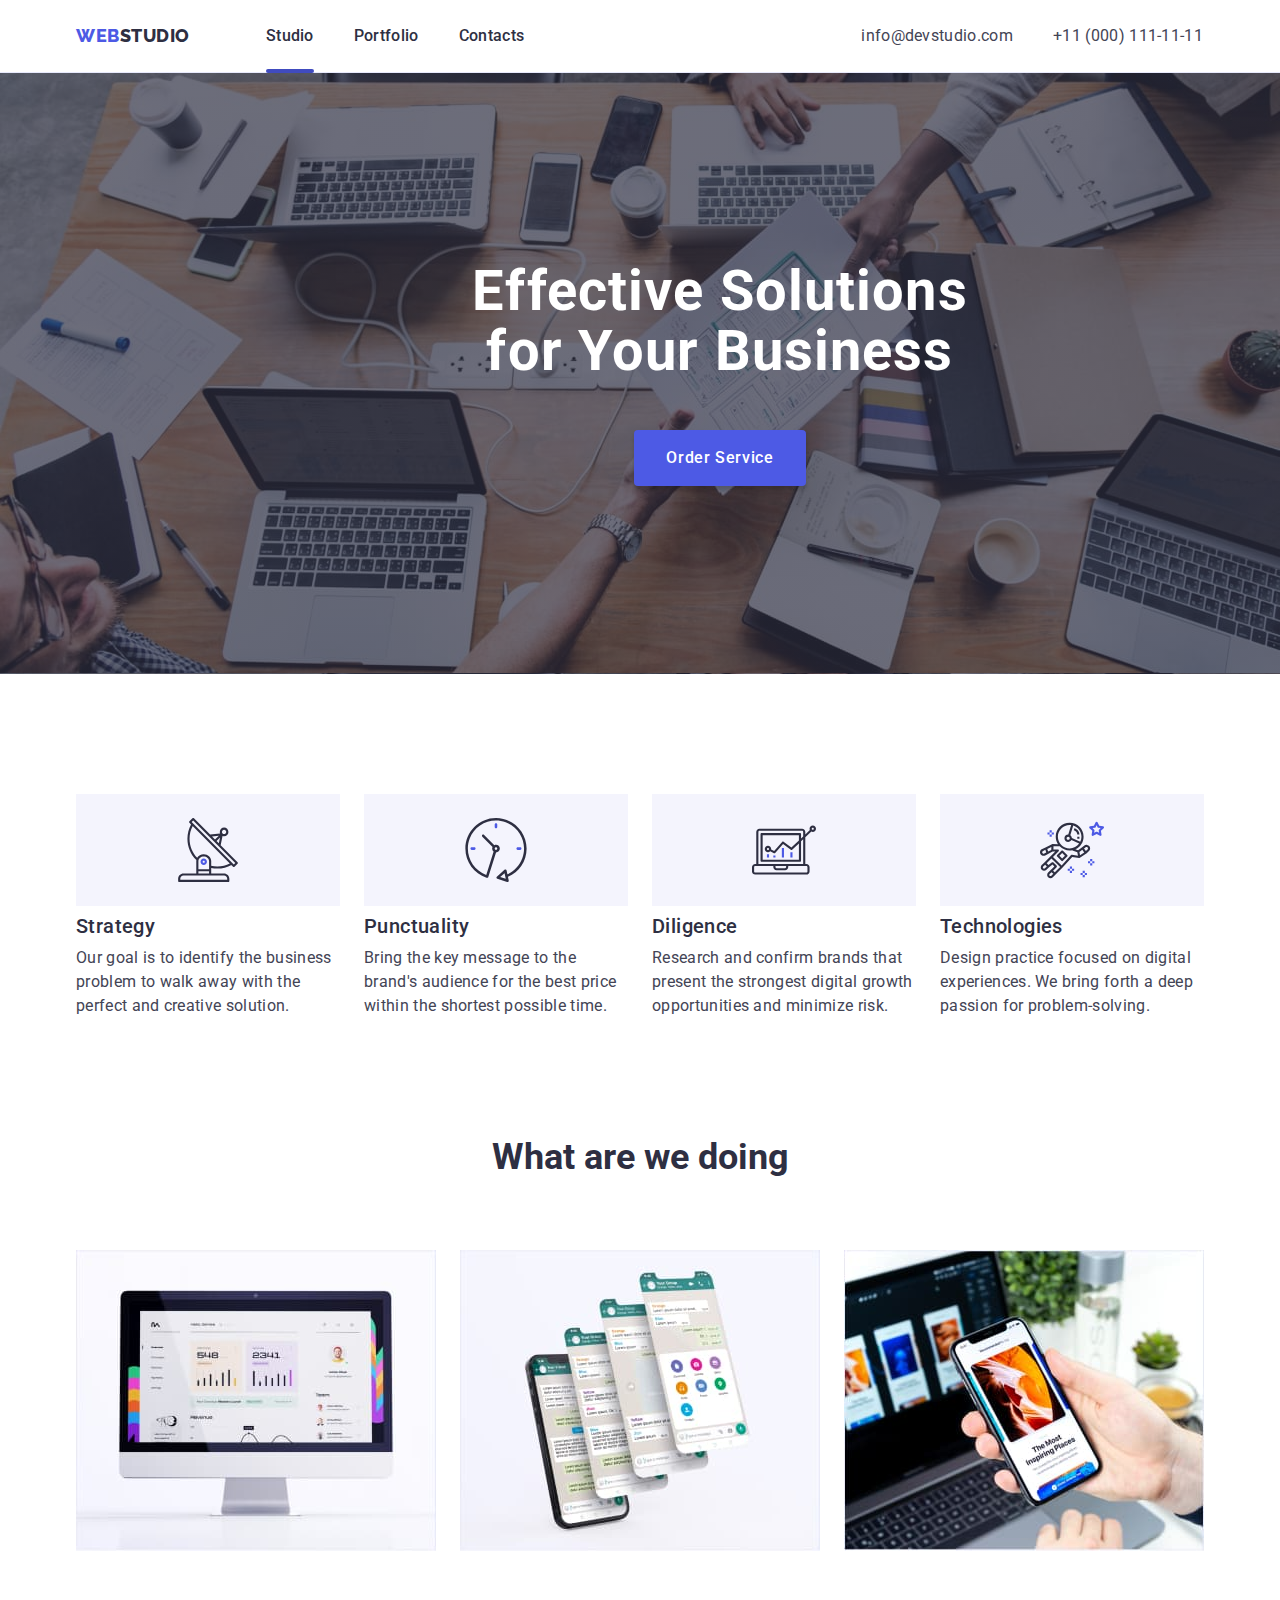
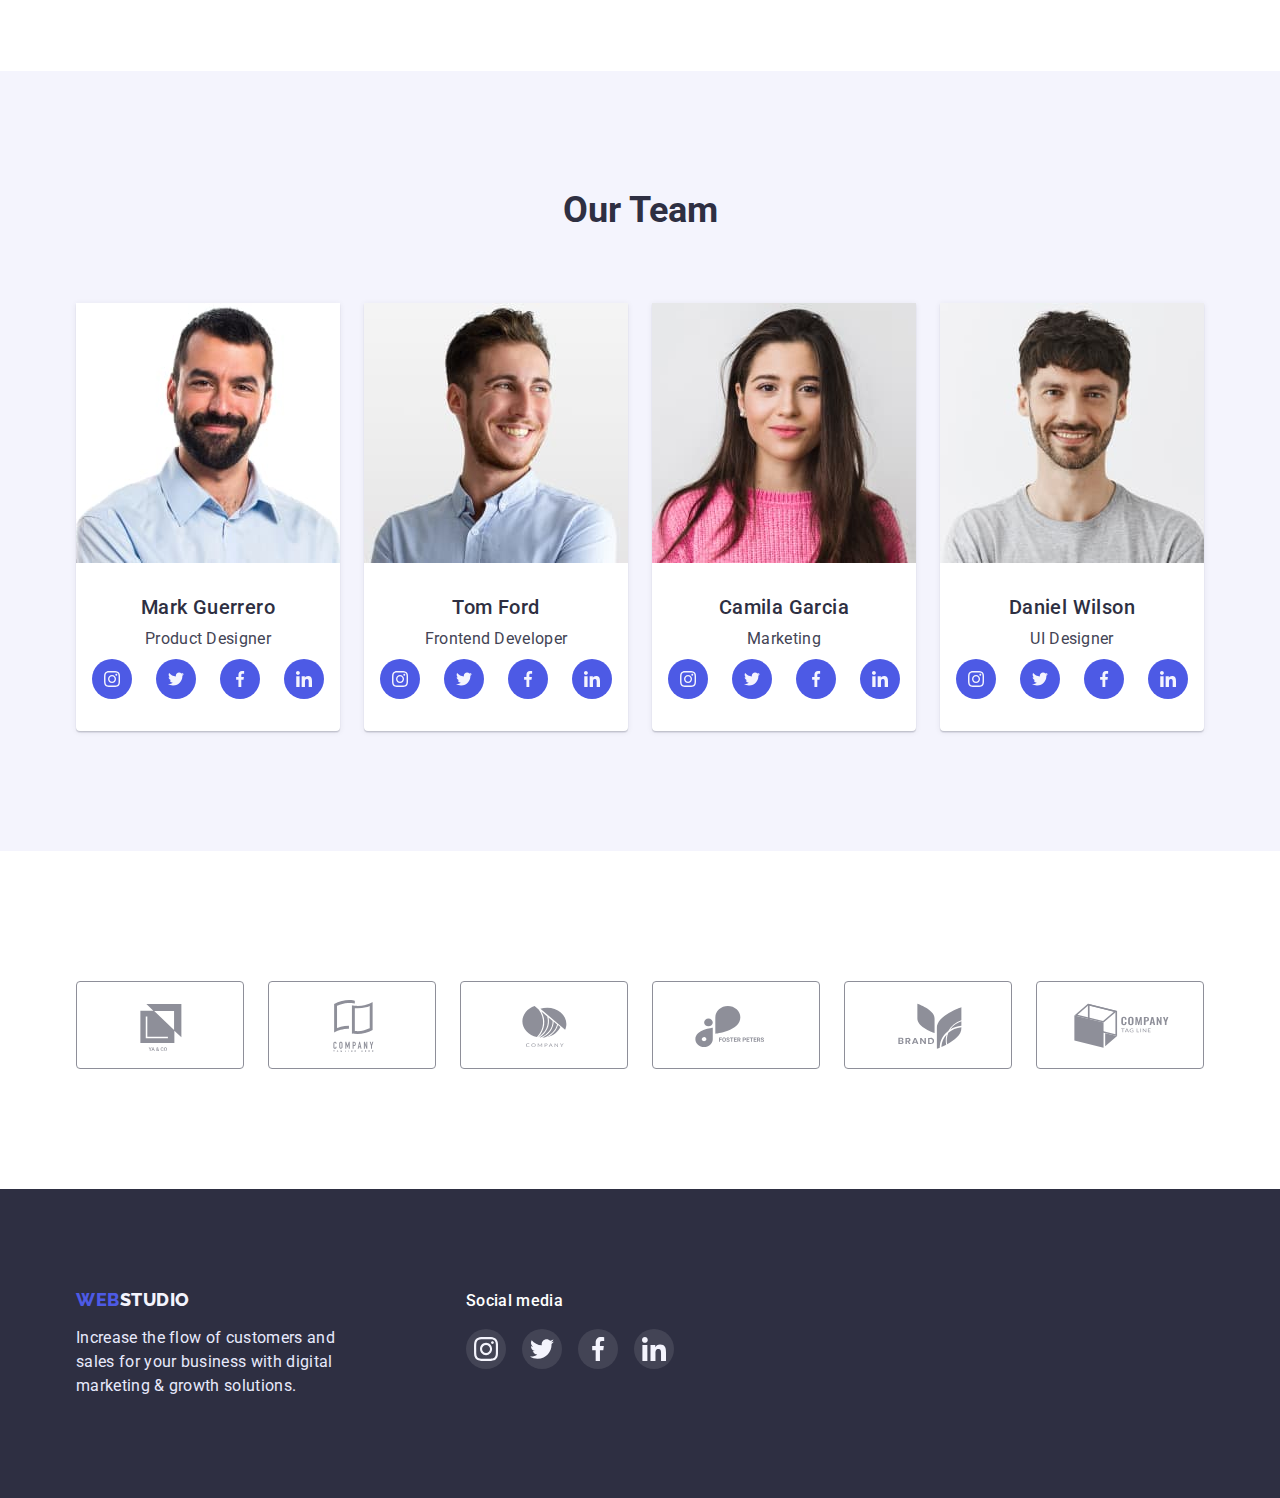
<file: index.html>
<!DOCTYPE html>
<html lang="en">
  <head>
    <meta charset="UTF-8" />
    <meta http-equiv="X-UA-Compatible" content="IE=edge" />
    <meta name="viewport" content="width=device-width, initial-scale=1.0" />

    <link rel="preconnect" href="https://fonts.googleapis.com" />
    <link rel="preconnect" href="https://fonts.gstatic.com" crossorigin />
    <link
      href="https://fonts.googleapis.com/css2?family=Raleway:wght@800&family=Roboto:wght@400;500;700;900&display=swap"
      rel="stylesheet"
    />
    <link
      rel="stylesheet"
      href="https://cdn.jsdelivr.net/npm/modern-normalize@1.1.0/modern-normalize.min.css"
    />
    <link rel="stylesheet" href="./css/styles.css" />
    <title>WebStudio</title>
  </head>
  <body>
    <header class="header">
      <div class="container header-wrap">
        <nav class="header-navigation">
          <a href="/" class="header-logo link"
            ><span class="header-logo-row">Web</span>Studio</a
          >
          <ul class="header-list list">
            <li class="header-item">
              <a href="./index.html" class="link link-wrap current-studio"
                >Studio</a
              >
            </li>
            <li class="header-item">
              <a href="./portfolio.html" class="link link-wrap">Portfolio</a>
            </li>
            <li class="header-item">
              <a href="" class="link link-wrap">Contacts</a>
            </li>
          </ul>
        </nav>
        <address class="header-address">
          <ul class="list header-list-wrap">
            <li class="address-item">
              <a href="mailto:info@devstudio.com" class="header-link link"
                >info@devstudio.com</a
              >
            </li>
            <li class="address-item">
              <a href="tel:+110001111111" class="header-tel link"
                >+11 (000) 111-11-11</a
              >
            </li>
          </ul>
        </address>
      </div>
    </header>
    <main>
      <section class="hero">
        <div class="container hero-container">
          <h1 class="hero-title">Effective Solutions for Your Business</h1>
          <button type="button" data-modal-open class="hero-btn btn">
            Order Service
          </button>
        </div>
      </section>
      <section class="features">
        <div class="container features-container">
          <h2 class="visually-hidden">Our advantages</h2>
          <ul class="features-list list">
            <li class="features-item">
              <div class="astronaut-wrap">
                <svg class="astronaut-icon" width="64" height="64">
                  <use
                    href="./images/symbol-defs-icon.svg#icon-astronaut-1"
                  ></use>
                </svg>
              </div>
              <h3 class="features-subtitle">Strategy</h3>
              <p class="features-text">
                Our goal is to identify the business problem to walk away with
                the perfect and creative solution.
              </p>
            </li>
            <li class="features-item">
              <div class="astronaut-wrap">
                <svg class="astronaut-icon" width="64" height="64">
                  <use
                    href="./images/symbol-defs-icon.svg#icon-astronaut-2"
                  ></use>
                </svg>
              </div>
              <h3 class="features-subtitle">Punctuality</h3>
              <p class="features-text">
                Bring the key message to the brand's audience for the best price
                within the shortest possible time.
              </p>
            </li>
            <li class="features-item">
              <div class="astronaut-wrap">
                <svg class="astronaut-icon" width="64" height="64">
                  <use
                    href="./images/symbol-defs-icon.svg#icon-astronaut-3"
                  ></use>
                </svg>
              </div>
              <h3 class="features-subtitle">Diligence</h3>
              <p class="features-text">
                Research and confirm brands that present the strongest digital
                growth opportunities and minimize risk.
              </p>
            </li>
            <li class="features-item">
              <div class="astronaut-wrap">
                <svg class="astronaut-icon" width="64" height="64">
                  <use
                    href="./images/symbol-defs-icon.svg#icon-astronaut-4"
                  ></use>
                </svg>
              </div>
              <h3 class="features-subtitle">Technologies</h3>
              <p class="features-text">
                Design practice focused on digital experiences. We bring forth a
                deep passion for problem-solving.
              </p>
            </li>
          </ul>
        </div>
      </section>
      <section class="about">
        <div class="container">
          <h2 class="about-title">What are we doing</h2>
          <ul class="about-list list">
            <li class="about-item">
              <img
                src="./images/img-1.jpg"
                alt="monitor"
                width="360"
                height="300"
              />
            </li>
            <li class="about-item">
              <img
                src="./images/img-2.jpg"
                alt="smartphone"
                width="360"
                height="300"
              />
            </li>
            <li class="about-item">
              <img
                src="./images/img-3.jpg"
                alt="monitor and smartphone"
                width="360"
                height="300"
              />
            </li>
          </ul>
        </div>
      </section>
      <section class="team">
        <div class="container team-container">
          <h2 class="team-title">Our Team</h2>
          <ul class="team-list list">
            <li class="team-item">
              <img
                src="./images/team-1.jpg"
                alt="portrait"
                width="264"
                height="260"
              />
              <div class="card-team">
                <h3 class="team-subtitle">Mark Guerrero</h3>
                <p class="team-text">Product Designer</p>
                <ul class="team-soc-list list">
                  <li class="team-soc-item">
                    <a
                      href="https://www.instagram.com/"
                      class="team-soc-link link"
                    >
                      <svg class="team-soc-icon" width="16" height="16">
                        <use
                          href="./images/symbol-defs-icon.svg#icon-instagram"
                          class="icon"
                        ></use>
                      </svg>
                    </a>
                  </li>
                  <li class="team-soc-item">
                    <a href="https://twitter.com/" class="team-soc-link link">
                      <svg class="team-soc-icon" width="16" height="16">
                        <use
                          href="./images/symbol-defs-icon.svg#icon-twitter"
                          class="icon"
                        ></use>
                      </svg>
                    </a>
                  </li>
                  <li class="team-soc-item">
                    <a
                      href="https://www.facebook.com/"
                      class="team-soc-link link"
                    >
                      <svg class="team-soc-icon" width="16" height="16">
                        <use
                          href="./images/symbol-defs-icon.svg#icon-facebook"
                          class="icon"
                        ></use>
                      </svg>
                    </a>
                  </li>
                  <li class="team-soc-item">
                    <a
                      href="https://www.linkedin.com/"
                      class="team-soc-link link"
                    >
                      <svg class="team-soc-icon" width="16" height="16">
                        <use
                          href="./images/symbol-defs-icon.svg#icon-linkedin"
                          class="icon"
                        ></use>
                      </svg>
                    </a>
                  </li>
                </ul>
              </div>
            </li>
            <li class="team-item">
              <img
                src="./images/team-2.jpg"
                alt="portrait"
                width="264"
                height="260"
              />
              <div class="card-team">
                <h3 class="team-subtitle">Tom Ford</h3>
                <p class="team-text">Frontend Developer</p>
                <ul class="team-soc-list list">
                  <li class="team-soc-item">
                    <a
                      href="https://www.instagram.com/"
                      class="team-soc-link link"
                    >
                      <svg class="team-soc-icon" width="16" height="16">
                        <use
                          href="./images/symbol-defs-icon.svg#icon-instagram"
                          class="icon"
                        ></use>
                      </svg>
                    </a>
                  </li>
                  <li class="team-soc-item">
                    <a href="https://twitter.com/" class="team-soc-link link">
                      <svg class="team-soc-icon" width="16" height="16">
                        <use
                          href="./images/symbol-defs-icon.svg#icon-twitter"
                          class="icon"
                        ></use>
                      </svg>
                    </a>
                  </li>
                  <li class="team-soc-item">
                    <a
                      href="https://www.facebook.com/"
                      class="team-soc-link link"
                    >
                      <svg class="team-soc-icon" width="16" height="16">
                        <use
                          href="./images/symbol-defs-icon.svg#icon-facebook"
                          class="icon"
                        ></use>
                      </svg>
                    </a>
                  </li>
                  <li class="team-soc-item">
                    <a
                      href="https://www.linkedin.com/"
                      class="team-soc-link link"
                    >
                      <svg class="team-soc-icon" width="16" height="16">
                        <use
                          href="./images/symbol-defs-icon.svg#icon-linkedin"
                          class="icon"
                        ></use>
                      </svg>
                    </a>
                  </li>
                </ul>
              </div>
            </li>
            <li class="team-item">
              <img
                src="./images/team-3.jpg"
                alt="portrait"
                width="264"
                height="260"
              />
              <div class="card-team">
                <h3 class="team-subtitle">Camila Garcia</h3>
                <p class="team-text">Marketing</p>
                <ul class="team-soc-list list">
                  <li class="team-soc-item">
                    <a
                      href="https://www.instagram.com/"
                      class="team-soc-link link"
                    >
                      <svg class="team-soc-icon" width="16" height="16">
                        <use
                          href="./images/symbol-defs-icon.svg#icon-instagram"
                          class="icon"
                        ></use>
                      </svg>
                    </a>
                  </li>
                  <li class="team-soc-item">
                    <a href="https://twitter.com/" class="team-soc-link link">
                      <svg class="team-soc-icon" width="16" height="16">
                        <use
                          href="./images/symbol-defs-icon.svg#icon-twitter"
                          class="icon"
                        ></use>
                      </svg>
                    </a>
                  </li>
                  <li class="team-soc-item">
                    <a
                      href="https://www.facebook.com/"
                      class="team-soc-link link"
                    >
                      <svg class="team-soc-icon" width="16" height="16">
                        <use
                          href="./images/symbol-defs-icon.svg#icon-facebook"
                          class="icon"
                        ></use>
                      </svg>
                    </a>
                  </li>
                  <li class="team-soc-item">
                    <a
                      href="https://www.linkedin.com/"
                      class="team-soc-link link"
                    >
                      <svg class="team-soc-icon" width="16" height="16">
                        <use
                          href="./images/symbol-defs-icon.svg#icon-linkedin"
                          class="icon"
                        ></use>
                      </svg>
                    </a>
                  </li>
                </ul>
              </div>
            </li>
            <li class="team-item">
              <img
                src="./images/team-4.jpg"
                alt="portrait"
                width="264"
                height="260"
              />
              <div class="card-team">
                <h3 class="team-subtitle">Daniel Wilson</h3>
                <p class="team-text">UI Designer</p>
                <ul class="team-soc-list list">
                  <li class="team-soc-item">
                    <a
                      href="https://www.instagram.com/"
                      class="team-soc-link link"
                    >
                      <svg class="team-soc-icon" width="16" height="16">
                        <use
                          href="./images/symbol-defs-icon.svg#icon-instagram"
                          class="icon"
                        ></use>
                      </svg>
                    </a>
                  </li>
                  <li class="team-soc-item">
                    <a href="https://twitter.com/" class="team-soc-link link">
                      <svg class="team-soc-icon" width="16" height="16">
                        <use
                          href="./images/symbol-defs-icon.svg#icon-twitter"
                          class="icon"
                        ></use>
                      </svg>
                    </a>
                  </li>
                  <li class="team-soc-item">
                    <a
                      href="https://www.facebook.com/"
                      class="team-soc-link link"
                    >
                      <svg class="team-soc-icon" width="16" height="16">
                        <use
                          href="./images/symbol-defs-icon.svg#icon-facebook"
                          class="icon"
                        ></use>
                      </svg>
                    </a>
                  </li>
                  <li class="team-soc-item">
                    <a
                      href="https://www.linkedin.com/"
                      class="team-soc-link link"
                    >
                      <svg class="team-soc-icon" width="16" height="16">
                        <use
                          href="./images/symbol-defs-icon.svg#icon-linkedin"
                          class="icon"
                        ></use>
                      </svg>
                    </a>
                  </li>
                </ul>
              </div>
            </li>
          </ul>
        </div>
      </section>
      <section class="customers">
        <div class="container customers-container">
          <ul class="customers-list list">
            <li class="customers-item">
              <a href="" class="customers-link link">
                <svg class="customers-icon" width="104" height="56">
                  <use
                    href="./images/symbol-defs-icon.svg#icon-customers-1"
                  ></use>
                </svg>
              </a>
            </li>
            <li class="customers-item">
              <a href="" class="customers-link link">
                <svg class="customers-icon" width="104" height="56">
                  <use
                    href="./images/symbol-defs-icon.svg#icon-customers-2"
                  ></use>
                </svg>
              </a>
            </li>
            <li class="customers-item">
              <a href="" class="customers-link link">
                <svg class="customers-icon" width="104" height="56">
                  <use
                    href="./images/symbol-defs-icon.svg#icon-costomers-3"
                  ></use>
                </svg>
              </a>
            </li>
            <li class="customers-item">
              <a href="" class="customers-link link">
                <svg class="customers-icon" width="104" height="56">
                  <use
                    href="./images/symbol-defs-icon.svg#icon-costomers-4"
                  ></use>
                </svg>
              </a>
            </li>
            <li class="customers-item">
              <a href="" class="customers-link link">
                <svg class="customers-icon" width="104" height="56">
                  <use
                    href="./images/symbol-defs-icon.svg#icon-costomers-5"
                  ></use>
                </svg>
              </a>
            </li>
            <li class="customers-item">
              <a href="" class="customers-link link">
                <svg class="customers-icon" width="104" height="56">
                  <use
                    href="./images/symbol-defs-icon.svg#icon-costomers-6"
                  ></use>
                </svg>
              </a>
            </li>
          </ul>
        </div>
      </section>
    </main>
    <footer class="footer">
      <div class="container footer-container">
        <div>
          <a href="./index.html" class="footer-logo link"
            ><span class="footer-logo-row">Web</span>Studio</a
          >
          <p class="footer-text">
            Increase the flow of customers and sales for your business with
            digital marketing & growth solutions.
          </p>
        </div>
        <div>
          <p class="footer-soc-text">Social media</p>
          <ul class="footer-soc-list list">
            <li class="footer-soc-item">
              <a href="https://www.instagram.com/" class="footer-soc-link link">
                <svg class="footer-soc-icon" width="16" height="16">
                  <use
                    href="./images/symbol-defs-icon.svg#icon-instagram"
                  ></use>
                </svg>
              </a>
            </li>
            <li class="footer-soc-item">
              <a href="https://twitter.com/" class="footer-soc-link link">
                <svg class="footer-soc-icon" width="16" height="16">
                  <use href="./images/symbol-defs-icon.svg#icon-twitter"></use>
                </svg>
              </a>
            </li>
            <li class="footer-soc-item">
              <a href="https://www.facebook.com/" class="footer-soc-link link">
                <svg class="footer-soc-icon" width="16" height="16">
                  <use href="./images/symbol-defs-icon.svg#icon-facebook"></use>
                </svg>
              </a>
            </li>
            <li class="footer-soc-item">
              <a href="https://www.linkedin.com/" class="footer-soc-link link">
                <svg class="footer-soc-icon" width="16" height="16">
                  <use href="./images/symbol-defs-icon.svg#icon-linkedin"></use>
                </svg>
              </a>
            </li>
          </ul>
        </div>
      </div>
    </footer>
    <div class="backdrop is-hidden" data-modal>
      <div class="modal">
        <button class="btn-modal-close" data-modal-close type="button">
          <svg class="close-icon" width="8" height="8">
            <use href="./images/symbol-defs-icon.svg#icon-modal-close"></use>
          </svg>
        </button>
      </div>
    </div>
    <script src="./js/modal.js"></script>
  </body>
</html>
</file>
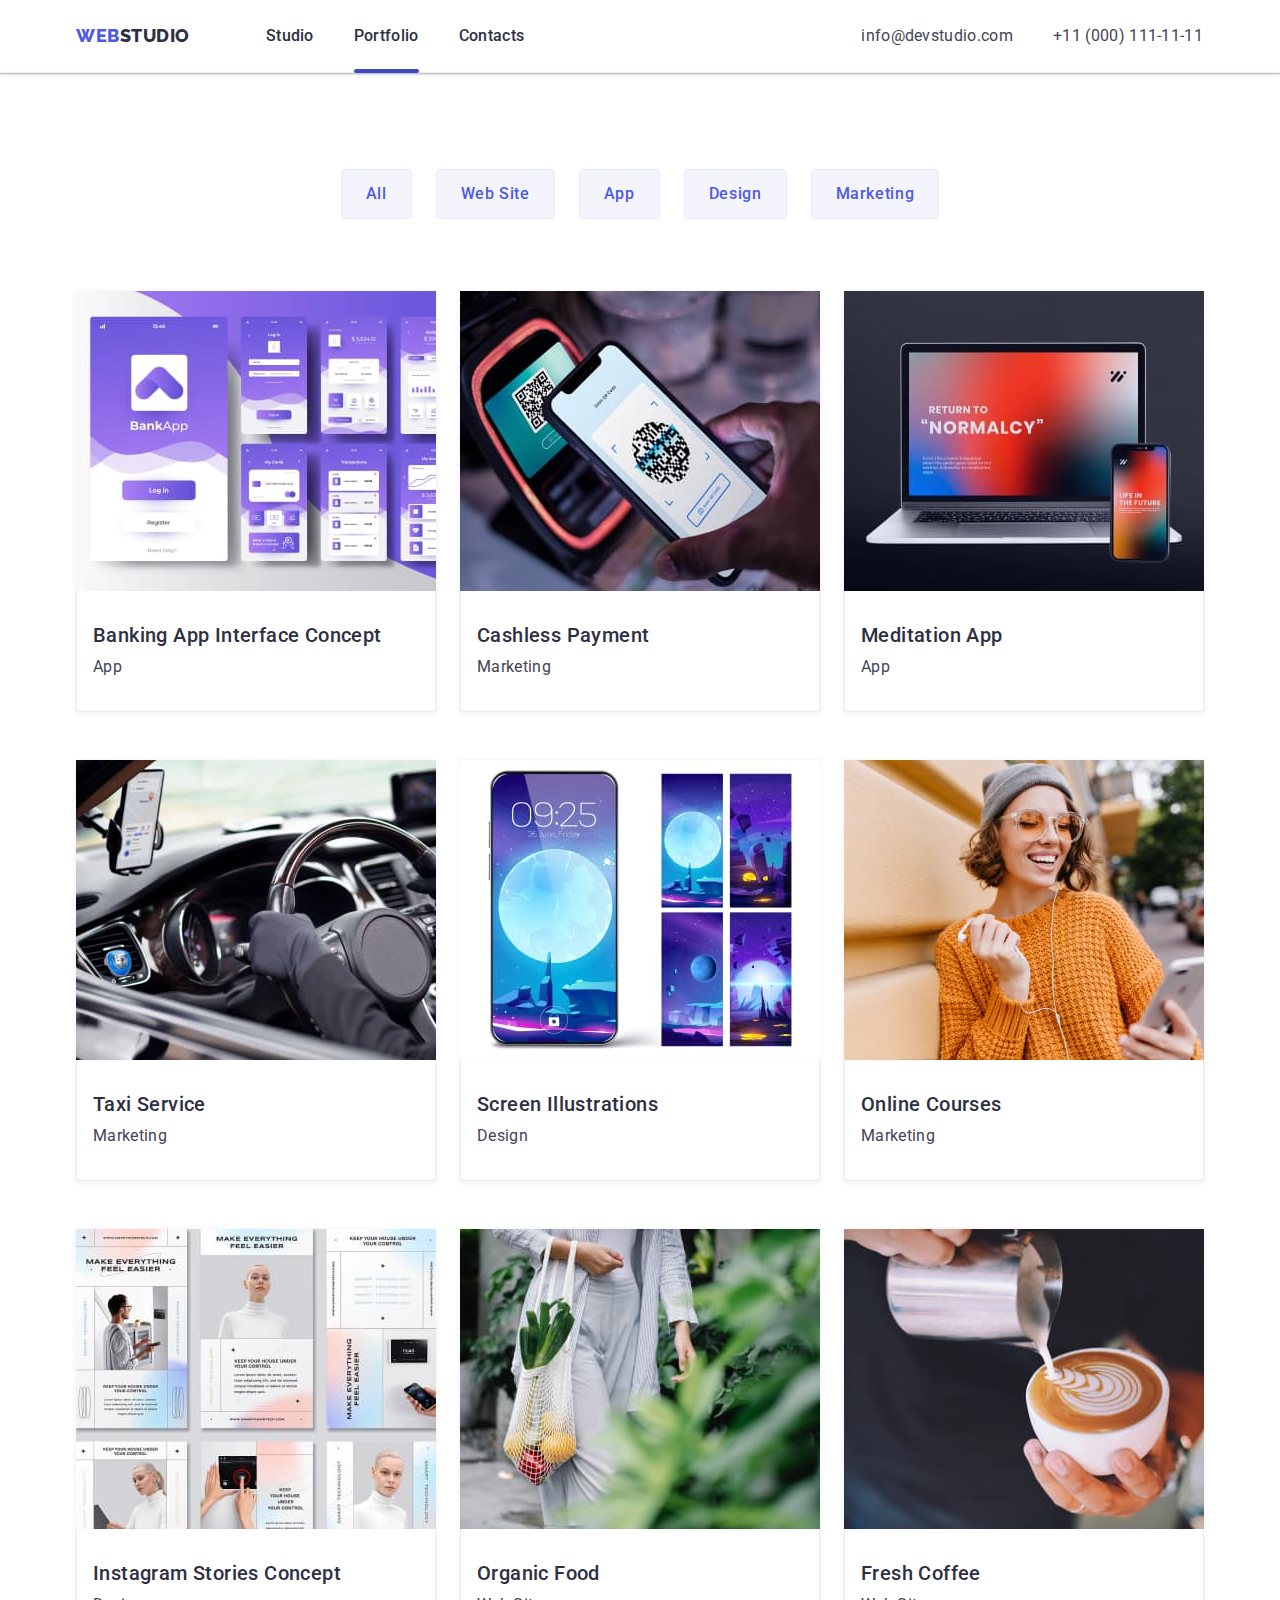
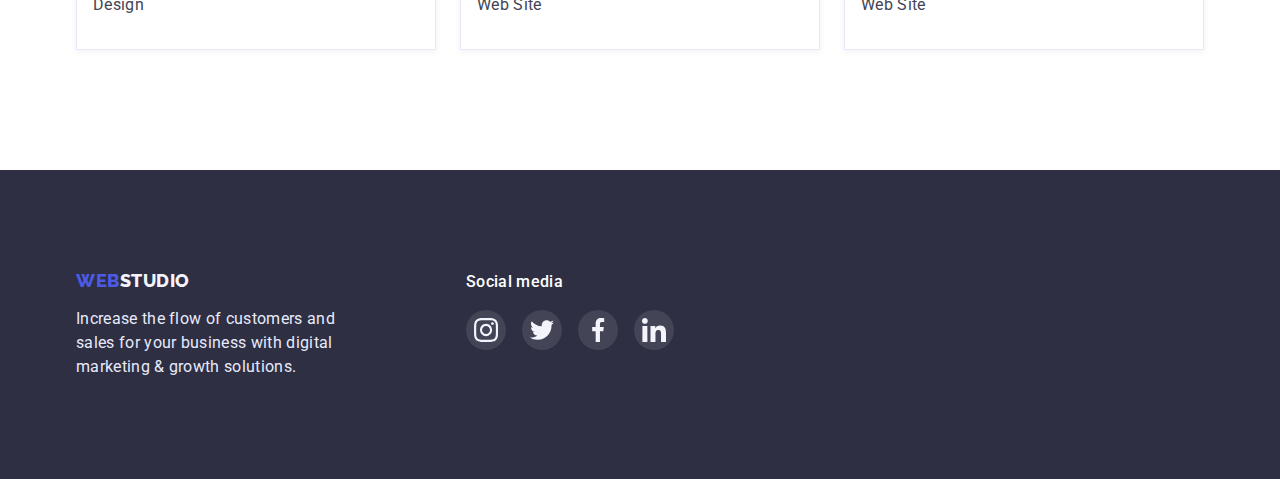
<file: portfolio.html>
<!DOCTYPE html>
<html lang="en">
  <head>
    <meta charset="UTF-8" />
    <meta http-equiv="X-UA-Compatible" content="IE=edge" />
    <meta name="viewport" content="width=device-width, initial-scale=1.0" />
    <link rel="preconnect" href="https://fonts.googleapis.com" />
    <link rel="preconnect" href="https://fonts.gstatic.com" crossorigin />
    <link
      href="https://fonts.googleapis.com/css2?family=Raleway:wght@800&family=Roboto:wght@400;500;700;900&display=swap"
      rel="stylesheet"
    />
    <link
      rel="stylesheet"
      href="https://cdn.jsdelivr.net/npm/modern-normalize@1.1.0/modern-normalize.min.css"
    />
    <link rel="stylesheet" href="./css/styles.css" />
    <title>Portfolio</title>
  </head>
  <body>
    <header class="header">
      <div class="container header-wrap">
        <nav class="header-navigation">
          <a href="/" class="header-logo link"
            ><span class="header-logo-row">Web</span>Studio</a
          >
          <ul class="header-list list">
            <li class="header-item">
              <a href="./index.html" class="link link-wrap">Studio</a>
            </li>
            <li class="header-item">
              <a
                href="./portfolio.html"
                class="link link-wrap current-portfolio"
                >Portfolio</a
              >
            </li>
            <li class="header-item">
              <a href="" class="link link-wrap">Contacts</a>
            </li>
          </ul>
        </nav>
        <address class="header-address">
          <ul class="list header-list-wrap">
            <li class="address-item">
              <a href="mailto:info@devstudio.com" class="header-link link"
                >info@devstudio.com</a
              >
            </li>
            <li class="address-item">
              <a href="tel:+110001111111" class="header-tel link"
                >+11 (000) 111-11-11</a
              >
            </li>
          </ul>
        </address>
      </div>
    </header>
    <main>
      <section class="gallery">
        <div class="container gallery-container">
          <h2 class="visually-hidden">Filter</h2>
          <ul class="menu-list list">
            <li class="menu-item">
              <button type="button" class="menu-btn btn">All</button>
            </li>
            <li class="menu-item">
              <button type="button" class="menu-btn btn">Web Site</button>
            </li>
            <li class="menu-item">
              <button type="button" class="menu-btn btn">App</button>
            </li>
            <li class="menu-item">
              <button type="button" class="menu-btn btn">Design</button>
            </li>
            <li class="menu-item">
              <button type="button" class="menu-btn btn">Marketing</button>
            </li>
          </ul>
          <ul class="gallery-list list">
            <li class="gallery-item">
              <a href="" class="gallery-link link">
                <div class="overlay-box">
                <img
                  src="./images/portfolio-1.jpg"
                  alt="interface banking"
                  width="360"
                  height="300"
                />
                  <p class="overlay-text">
                    14 Stylish and User-Friendly App Design Concepts · Task
                    Manager App · Calorie Tracker App · Exotic Fruit Ecommerce
                    App · Cloud Storage App
                  </p>
                </div>
                <div class="text-card">
                  <h3 class="gallery-subtitle">
                    Banking App Interface Concept
                  </h3>
                  <p class="gallery-text">App</p>
                </div>
              </a>
            </li>
            <li class="gallery-item">
              <a href="" class="gallery-link link">
                <div class="overlay-box">
                <img
                  src="./images/portfolio-2.jpg"
                  alt="payment by smartphone"
                  width="360"
                  height="300"
                />
                  <p class="overlay-text">
                    14 Stylish and User-Friendly App Design Concepts · Task
                    Manager App · Calorie Tracker App · Exotic Fruit Ecommerce
                    App · Cloud Storage App
                  </p>
                </div>
                <div class="text-card">
                  <h3 class="gallery-subtitle">Cashless Payment</h3>
                  <p class="gallery-text">Marketing</p>
                </div>
              </a>
            </li>
            <li class="gallery-item">
              <a href="" class="gallery-link link">
                <div class="overlay-box">
                <img
                  src="./images/portfolio-3.jpg"
                  alt="computer and smartphone"
                  width="360"
                  height="300"
                />
                  <p class="overlay-text">
                    14 Stylish and User-Friendly App Design Concepts · Task
                    Manager App · Calorie Tracker App · Exotic Fruit Ecommerce
                    App · Cloud Storage App
                  </p>
                </div>
                <div class="text-card">
                  <h3 class="gallery-subtitle">Meditation App</h3>
                  <p class="gallery-text">App</p>
                </div>
              </a>
            </li>
            <li class="gallery-item">
              <a href="" class="gallery-link link">
                <div class="overlay-box">
                <img
                  src="./images/portfolio-4.jpg"
                  alt="navigation in the car"
                  width="360"
                  height="300"
                />
                  <p class="overlay-text">
                    14 Stylish and User-Friendly App Design Concepts · Task
                    Manager App · Calorie Tracker App · Exotic Fruit Ecommerce
                    App · Cloud Storage App
                  </p>
                </div>
                <div class="text-card">
                  <h3 class="gallery-subtitle">Taxi Service</h3>
                  <p class="gallery-text">Marketing</p>
                </div>
              </a>
            </li>
            <li class="gallery-item">
              <a href="" class="gallery-link link">
                <div class="overlay-box">
                <img
                  src="./images/portfolio-5.jpg"
                  alt="theme for smartphone"
                  width="360"
                  height="300"
                />
                  <p class="overlay-text">
                    14 Stylish and User-Friendly App Design Concepts · Task
                    Manager App · Calorie Tracker App · Exotic Fruit Ecommerce
                    App · Cloud Storage App
                  </p>
                </div>
                <div class="text-card">
                  <h3 class="gallery-subtitle">Screen Illustrations</h3>
                  <p class="gallery-text">Design</p>
                </div>
              </a>
            </li>
            <li class="gallery-item">
              <a href="" class="gallery-link link">
                <div class="overlay-box">
                <img
                  src="./images/portfolio-6.jpg"
                  alt="girl with a smartphone"
                  width="360"
                  height="300"
                />
                  <p class="overlay-text">
                    14 Stylish and User-Friendly App Design Concepts · Task
                    Manager App · Calorie Tracker App · Exotic Fruit Ecommerce
                    App · Cloud Storage App
                  </p>
                </div>
                <div class="text-card">
                  <h3 class="gallery-subtitle">Online Courses</h3>
                  <p class="gallery-text">Marketing</p>
                </div>
              </a>
            </li>
            <li class="gallery-item">
              <a href="" class="gallery-link link">
                <div class="overlay-box">
                <img
                  src="./images/portfolio-7.jpg"
                  alt="creating Instagram stories"
                  width="360"
                  height="300"
                />
                  <p class="overlay-text">
                    14 Stylish and User-Friendly App Design Concepts · Task
                    Manager App · Calorie Tracker App · Exotic Fruit Ecommerce
                    App · Cloud Storage App
                  </p>
                </div>
                <div class="text-card">
                  <h3 class="gallery-subtitle">Instagram Stories Concept</h3>
                  <p class="gallery-text">Design</p>
                </div>
              </a>
            </li>
            <li class="gallery-item">
              <a href="" class="gallery-link link">
                <div class="overlay-box">
                <img
                  src="./images/portfolio-8.jpg"
                  alt="a bag of vegetables"
                  width="360"
                  height="300"
                />
                  <p class="overlay-text">
                    14 Stylish and User-Friendly App Design Concepts · Task
                    Manager App · Calorie Tracker App · Exotic Fruit Ecommerce
                    App · Cloud Storage App
                  </p>
                </div>
                <div class="text-card">
                  <h3 class="gallery-subtitle">Organic Food</h3>
                  <p class="gallery-text">Web Site</p>
                </div>
              </a>
            </li>
            <li class="gallery-item">
              <a href="" class="gallery-link link">
                <div class="overlay-box">
                <img
                  src="./images/portfolio-9.jpg"
                  alt="cup of coffe"
                  width="360"
                  height="300"
                />
                  <p class="overlay-text">
                    14 Stylish and User-Friendly App Design Concepts · Task
                    Manager App · Calorie Tracker App · Exotic Fruit Ecommerce
                    App · Cloud Storage App
                  </p>
                </div>
                <div class="text-card">
                  <h3 class="gallery-subtitle">Fresh Coffee</h3>
                  <p class="gallery-text">Web Site</p>
                </div>
              </a>
            </li>
          </ul>
        </div>
      </section>
    </main>
    <footer class="footer">
      <div class="container footer-container">
        <div>
          <a href="./index.html" class="footer-logo link"
            ><span class="footer-logo-row">Web</span>Studio</a
          >
          <p class="footer-text">
            Increase the flow of customers and sales for your business with
            digital marketing & growth solutions.
          </p>
        </div>
        <div>
          <p class="footer-soc-text">Social media</p>
          <ul class="footer-soc-list list">
            <li class="footer-soc-item">
              <a href="https://www.instagram.com/" class="footer-soc-link link">
                <svg class="footer-soc-icon" width="16" height="16">
                  <use
                    href="./images/symbol-defs-icon.svg#icon-instagram"
                  ></use>
                </svg>
              </a>
            </li>
            <li class="footer-soc-item">
              <a href="https://twitter.com/" class="footer-soc-link link">
                <svg class="footer-soc-icon" width="16" height="16">
                  <use href="./images/symbol-defs-icon.svg#icon-twitter"></use>
                </svg>
              </a>
            </li>
            <li class="footer-soc-item">
              <a href="https://www.facebook.com/" class="footer-soc-link link">
                <svg class="footer-soc-icon" width="16" height="16">
                  <use href="./images/symbol-defs-icon.svg#icon-facebook"></use>
                </svg>
              </a>
            </li>
            <li class="footer-soc-item">
              <a href="https://www.linkedin.com/" class="footer-soc-link link">
                <svg class="footer-soc-icon" width="16" height="16">
                  <use href="./images/symbol-defs-icon.svg#icon-linkedin"></use>
                </svg>
              </a>
            </li>
          </ul>
        </div>
      </div>
    </footer>
  </body>
</html>
</file>
<file: css/styles.css>
body {
  font-family: "roboto", sans-serif;
}

:root {
  --subtitle-color: #2e2f42;
  --text-color: #434455;
  --title-color: #2e2f42;
  --typical-color: #f4f4fd;
  --typical-lh: 1.5;
  --typical-fs: 16px;
  --typical-bc: #fff;
  --typical-fw: 500;
  --accent-pasive-color: #4d5ae5;
  --accent-active-color: #404bbf;
  --gradient: linear-gradient(rgba(46, 47, 66, 0.7), rgba(46, 47, 66, 0.7));
}

h1,
h2,
h3,
h4,
h5,
h6,
p {
  margin: 0;
}

ul {
  margin: 0;
  padding-left: 0;
}

img {
  display: block;
  max-width: 100%;
  height: auto;
}

.list {
  list-style: none;
}

.link {
  text-decoration: none;
}

.btn {
  cursor: pointer;
  font-family: inherit;
}

.container {
  max-width: 1158px;
  padding: 0 15px;
  margin: 0 auto;
}

.about-title,
.team-title {
  font-weight: 700;
  font-size: 36px;
  line-height: 1.11;
  text-align: center;
}

/* -----------------------HEADER------------------- */
.header {
  border-bottom: 1px solid #e7e9fc;
  box-shadow: 0px 2px 1px rgba(46, 47, 66, 0.08),
    0px 1px 1px rgba(46, 47, 66, 0.16), 0px 1px 6px rgba(46, 47, 66, 0.08);
}

.header-wrap {
  display: flex;
}

.header-navigation {
  display: flex;
  align-items: center;
}

.header-logo {
  display: inline-block;
  padding-top: 24px;
  padding-bottom: 24px;

  font-family: "Raleway", sans-serif;
  font-weight: 800;
  font-size: 18px;
  line-height: 1.33;
  letter-spacing: 0.03em;
  text-transform: uppercase;
  color: #2e2f42;
}

.header-logo-row {
  color: var(--accent-pasive-color);
}

.header-list {
  display: flex;
  margin-left: 76px;
  gap: 40px;

  font-weight: var(--typical-fw);
  font-size: var(--typical-fs);
  line-height: var(--typical-lh);
  letter-spacing: 0.02em;
}

.link-wrap {
  display: block;
  padding-top: 24px;
  padding-bottom: 24px;
}

.current-studio {
  position: relative;
}
.current-studio::after {
  content: "";
  width: 100%;
  height: 4px;
  background-color: var(--accent-active-color);
  border-radius: 2px;
  position: absolute;
  left: 0px;
  bottom: -1px;
}

.current-portfolio {
  position: relative;
}
.current-portfolio::after {
  content: "";
  width: 100%;
  height: 4px;
  background-color: var(--accent-active-color);
  border-radius: 2px;
  position: absolute;
  left: 0px;
  bottom: -1px;
}

.header-list a {
  color: #2e2f42;
  transition: color 250ms cubic-bezier(0.4, 0, 0.2, 1);
}

.header-item > a:active,
.header-item > a:focus,
.header-item > a:hover {
  color: var(--accent-active-color);
}

.header-item {
}

.header-address {
  margin-left: auto;

  font-style: normal;
  font-size: var(--typical-fs);
  line-height: var(--typical-lh);
  letter-spacing: 0.02em;
}

.header-list-wrap {
  display: flex;
  gap: 40px;
}

.header-address a {
  color: #434455;
  transition: color 250ms cubic-bezier(0.4, 0, 0.2, 1);
}

.address-item > a:active,
.address-item > a:focus,
.address-item > a:hover {
  color: var(--accent-active-color);
}

.header-link,
.header-tel {
  display: block;
  min-width: 151px;
  padding-top: 24px;
  padding-bottom: 24px;
}
/*-----------------------HERO-------------------*/
.hero {
  width: 1440px;
  padding-top: 188px;
  padding-bottom: 188px;
  margin: 0 auto;
  background-color: #2e2f42;
  background-image: var(--gradient), url(../images/hero-image.jpg);
}

.hero-container {
}

.hero-title {
  max-width: 500px;
  margin-bottom: 48px;
  margin-left: auto;
  margin-right: auto;

  font-size: 56px;
  line-height: 1.08;
  text-align: center;
  letter-spacing: 0.02em;
  color: #ffffff;
}

.hero-btn {
  display: flex;
  align-self: center;
  margin-left: auto;
  margin-right: auto;
  padding: 16px 32px;
  border: none;

  transition: background-color 250ms cubic-bezier(0.4, 0, 0.2, 1);

  background: var(--accent-pasive-color);
  font-weight: var(--typical-fw);
  font-size: var(--typical-fs);
  line-height: var(--typical-lh);
  align-items: center;
  letter-spacing: 0.04em;
  color: #ffffff;
  box-shadow: 0px 4px 4px rgba(0, 0, 0, 0.15);
  border-radius: 4px;
}

.hero-btn:is(:hover, :focus) {
  background: var(--accent-active-color);
}

/*-----------------------FEATURES-------------------*/
.features {
  padding-top: 120px;
  padding-bottom: 120px;
}

.features-container {
}

.visually-hidden {
  position: absolute;
  width: 1px;
  height: 1px;
  overflow: hidden;
  border: 0;
  padding: 0;
  clip-path: inset(100%);
  clip: rect(0 0 0 0);
  margin: -1px;
}

.features-list {
  display: flex;
  gap: 24px;
}

.features-item {
  width: calc((100% - 72px) / 4);
}

.astronaut-wrap {
  width: 264px;
  height: 112px;
  display: flex;
  justify-content: center;
  align-items: center;
  margin-bottom: 8px;

  background-color: var(--typical-color);
}

.astronaut-link {
}

.astronaut-icon {
}

.features-subtitle {
  margin-bottom: 8px;

  font-weight: var(--typical-fw);
  font-size: 20px;
  line-height: 1.2;
  letter-spacing: 0.02em;
  color: var(--subtitle-color);
}

.features-text {
  font-size: var(--typical-fs);
  line-height: var(--typical-lh);
  letter-spacing: 0.02em;
  color: var(--text-color);
}

/*-----------------------ABOUT-------------------*/
.about {
  padding-bottom: 120px;
}

.about-title {
  color: var(--title-color);
  margin-bottom: 72px;
}

.about-list {
  display: flex;
  gap: 24px;
}

.about-item {
  width: calc((100% - 48px) / 3);
}

/*-----------------------TEAM-------------------*/
.team {
  margin: 0 auto;
  padding-top: 120px;
  padding-bottom: 120px;

  background: var(--typical-color);
}

.team-container {
}

.team-title {
  margin-bottom: 72px;

  color: var(--title-color);
}

.team-list {
  display: flex;
  gap: 24px;
}

.team-item {
  width: calc((100% - 72px) / 4);

  background-color: var(--typical-bc);
  box-shadow: 0px 1px 6px rgba(46, 47, 66, 0.08),
    0px 1px 1px rgba(46, 47, 66, 0.16), 0px 2px 1px rgba(46, 47, 66, 0.08);
  border-radius: 0px 0px 4px 4px;
}

.card-team {
  padding: 32px 16px;
}

.team-subtitle {
  margin-bottom: 8px;

  font-weight: var(--typical-fw);
  font-size: 20px;
  line-height: 1.2;
  text-align: center;
  letter-spacing: 0.02em;
  color: var(--subtitle-color);
  background-color: var(--typical-bc);
}

.team-text {
  margin-bottom: 8px;

  font-size: var(--typical-fs);
  line-height: var(--typical-lh);
  text-align: center;
  letter-spacing: 0.02em;
  color: var(--text-color);
  background-color: var(--typical-bc);
}

.team-soc-list {
  display: flex;
  gap: 24px;
}

.team-soc-item {
  width: 40px;
  height: 40px;
}

.team-soc-link {
  width: 100%;
  height: 100%;
  display: flex;
  justify-content: center;
  align-items: center;
  background-color: var(--accent-pasive-color);
  border-radius: 50%;

  transition: background-color 250ms cubic-bezier(0.4, 0, 0.2, 1);
}

.team-soc-link:is(:hover, :focus) {
  background-color: var(--accent-active-color);
}

.team-soc-icon {
  fill: var(--typical-color);
}

.icon {
}

/*-----------------------FOOTER-------------------*/
.footer {
  margin: 0 auto;
  padding-top: 100px;
  padding-bottom: 100px;

  background: #2e2f42;
}

.footer-container {
  display: flex;
  align-items: baseline;
  gap: 120px;
}

.footer-logo {
  display: block;
  margin-bottom: 16px;

  font-family: "Raleway";
  font-weight: 800;
  font-size: 18px;
  line-height: 1.17;
  letter-spacing: 0.03em;
  text-transform: uppercase;
  color: var(--typical-color);
}

.footer-logo-row {
  color: var(--accent-pasive-color);
}

.footer-text {
  width: 270px;

  font-size: var(--typical-fs);
  line-height: var(--typical-lh);
  letter-spacing: 0.02em;
  color: #e7e9fc;
}

.footer-soc-text {
  margin-bottom: 16px;

  font-weight: var(--typical-fw);
  font-size: var(--typical-fs);
  line-height: var(--typical-lh);
  letter-spacing: 0.02em;
  color: #ffffff;
}

.footer-soc-list {
  display: flex;
  gap: 16px;
}

.footer-soc-item {
  width: 40px;
  height: 40px;
}

.footer-soc-link {
  width: 100%;
  height: 100%;
  display: flex;
  justify-content: center;
  align-items: center;
  background-color: rgba(255, 255, 255, 0.1);
  border-radius: 50%;

  transition: background-color 250ms cubic-bezier(0.4, 0, 0.2, 1);
}

.footer-soc-link:is(:hover, :focus) {
  background-color: #31d0aa;
}

.footer-soc-icon {
  width: 24px;
  height: 24px;
  fill: var(--typical-color);
}

/*--------------------CUSTOMERS-----------------*/
.customers {
  padding-top: 130px;
  padding-bottom: 120px;
}

.container {
}

.customers-container {
}

.customers-list {
  display: flex;
  gap: 24px;
}

.customers-item {
  width: calc((100% - 120px) / 6);
  height: 88px;
}

.customers-link {
  width: 100%;
  height: 100%;
  display: flex;
  justify-content: center;
  align-items: center;
  border: 1px solid #8e8f99;
  border-radius: 4px;

  transition: color 250ms cubic-bezier(0.4, 0, 0.2, 1), border-color 250ms cubic-bezier(0.4, 0, 0.2, 1);

  color: #8e8f99;
}

.customers-icon {
  fill: currentColor;
}

.customers-link:is(:hover, :focus) {
  border-color: var(--accent-active-color);
  color: var(--accent-active-color);
}

/*-----------------------MENU-------------------*/
.gallery {
  padding-top: 96px;
  padding-bottom: 120px;
}

.gallery-container {
}

.menu-list {
  display: flex;
  justify-content: center;
  margin-bottom: 72px;
  gap: 24px;
}

.menu-item {
}

.menu-btn {
  padding: 12px 24px;

  font-weight: var(--typical-fw);
  font-size: var(--typical-fs);
  line-height: var(--typical-lh);
  align-items: center;
  text-align: center;
  letter-spacing: 0.04em;
  color: var(--accent-pasive-color);
  background-color: var(--typical-color);
  border: 1px solid #e7e9fc;
  border-radius: 4px;

  transition: background-color 250ms cubic-bezier(0.4, 0, 0.2, 1),
    color 250ms cubic-bezier(0.4, 0, 0.2, 1),
    box-shadow 250ms cubic-bezier(0.4, 0, 0.2, 1),
    border-color 250ms cubic-bezier(0.4, 0, 0.2, 1);
}

.menu-btn:is(:hover, :focus) {
  background: var(--accent-active-color);
  color: #ffffff;
  border-color: var(--accent-active-color);
  box-shadow: 0px 3px 1px rgba(0, 0, 0, 0.1), 0px 2px 1px rgba(0, 0, 0, 0.08),
    0px 2px 2px rgba(0, 0, 0, 0.12);
}

.gallery-list {
  display: flex;
  flex-wrap: wrap;
  column-gap: 24px;
  row-gap: 48px;
}

.gallery-item {
  width: calc((100% - 48px) / 3);
}

.text-card {
  padding-top: 32px;
  padding-bottom: 32px;
  padding-left: 16px;
  border: 1px solid #e7e9fc;
  border-top: none;
}

.gallery-link {
  display: block;
  box-shadow: 0px 1px 6px rgba(46, 47, 66, 0.08);

  transition: box-shadow 250ms cubic-bezier(0.4, 0, 0.2, 1);
}

.gallery-link:is(:hover, :focus) {
  /* border: 0.5px solid --typical-color; */
  box-shadow: 0px 1px 6px rgba(46, 47, 66, 0.08),
    0px 1px 1px rgba(46, 47, 66, 0.16), 0px 2px 1px rgba(46, 47, 66, 0.08);
}

.gallery-link:is(:hover, :focus) .overlay-text {
  transform: translateY(0%);
}

.overlay-box {
  position: relative;
  overflow: hidden;
}

.overlay-text {
  position: absolute;
  top: 0;
  padding: 40px 32px;
  height: 100%;
  transform: translateY(100%);
  transition: transform 250ms cubic-bezier(0.4, 0, 0.2, 1);
  overflow: auto;

  font-size: var(--typical-fs);
  line-height: var(--typical-lh);
  letter-spacing: 0.02em;
  color: var(--typical-color);
  background-color: #4d5ae5f4;
  background-blend-mode: soft-light;
  mix-blend-mode: normal;
}

.gallery-subtitle {
  margin-bottom: 8px;

  font-weight: var(--typical-fw);
  font-size: 20px;
  line-height: 1.2;
  letter-spacing: 0.02em;
  color: var(--subtitle-color);
  background-color: var(--typical-bc);
}

.gallery-text {
  font-size: var(--typical-fs);
  line-height: var(--typical-lh);
  letter-spacing: 0.02em;
  color: var(--text-color);
  background-color: var(--typical-bc);
}

.gallery {
}

.gallery-title {
}

/*---------------- MODAL ----------------*/

.backdrop {
  position: fixed;
  top: 0%;
  width: 100%;
  height: 100%;
  background-color: rgba(46, 47, 66, 0.4);
  transition: opacity 250ms cubic-bezier(0.4, 0, 0.2, 1),
    visibility 250ms cubic-bezier(0.4, 0, 0.2, 1);
}

.is-hidden {
  opacity: 0;
  visibility: hidden;
  pointer-events: none;
}

.modal {
  position: absolute;
  top: 50%;
  left: 50%;
  transform: translate(-50%, -50%) rotateX(0);

  transition: transform 250ms linear;

  width: 408px;
  min-height: 576px;
  padding: 24px;

  background-color: #fcfcfc;
  box-shadow: 0px 1px 1px rgba(0, 0, 0, 0.14), 0px 1px 3px rgba(0, 0, 0, 0.12),
    0px 2px 1px rgba(0, 0, 0, 0.2);
  border-radius: 4px;
}

.backdrop.is-hidden .modal {
  transform: translate(-50%, -50%) rotateX(90deg);
}

.btn-modal-close {
  width: 24px;
  height: 24px;
  display: flex;
  margin-left: auto;
  justify-content: center;
  align-items: center;

  transition: background-color 250ms cubic-bezier(0.4, 0, 0.2, 1);

  border-radius: 50%;
  background: #e7e9fc;
  border: 1px solid rgba(0, 0, 0, 0.1);
  color: #000000;
}

.btn-modal-close:is(:hover, :focus) {
  background-color: var(--accent-active-color);
  border: var(--accent-active-color);
  color: #ffffff;
}

.close-icon {
  fill: currentColor;
}
</file>
